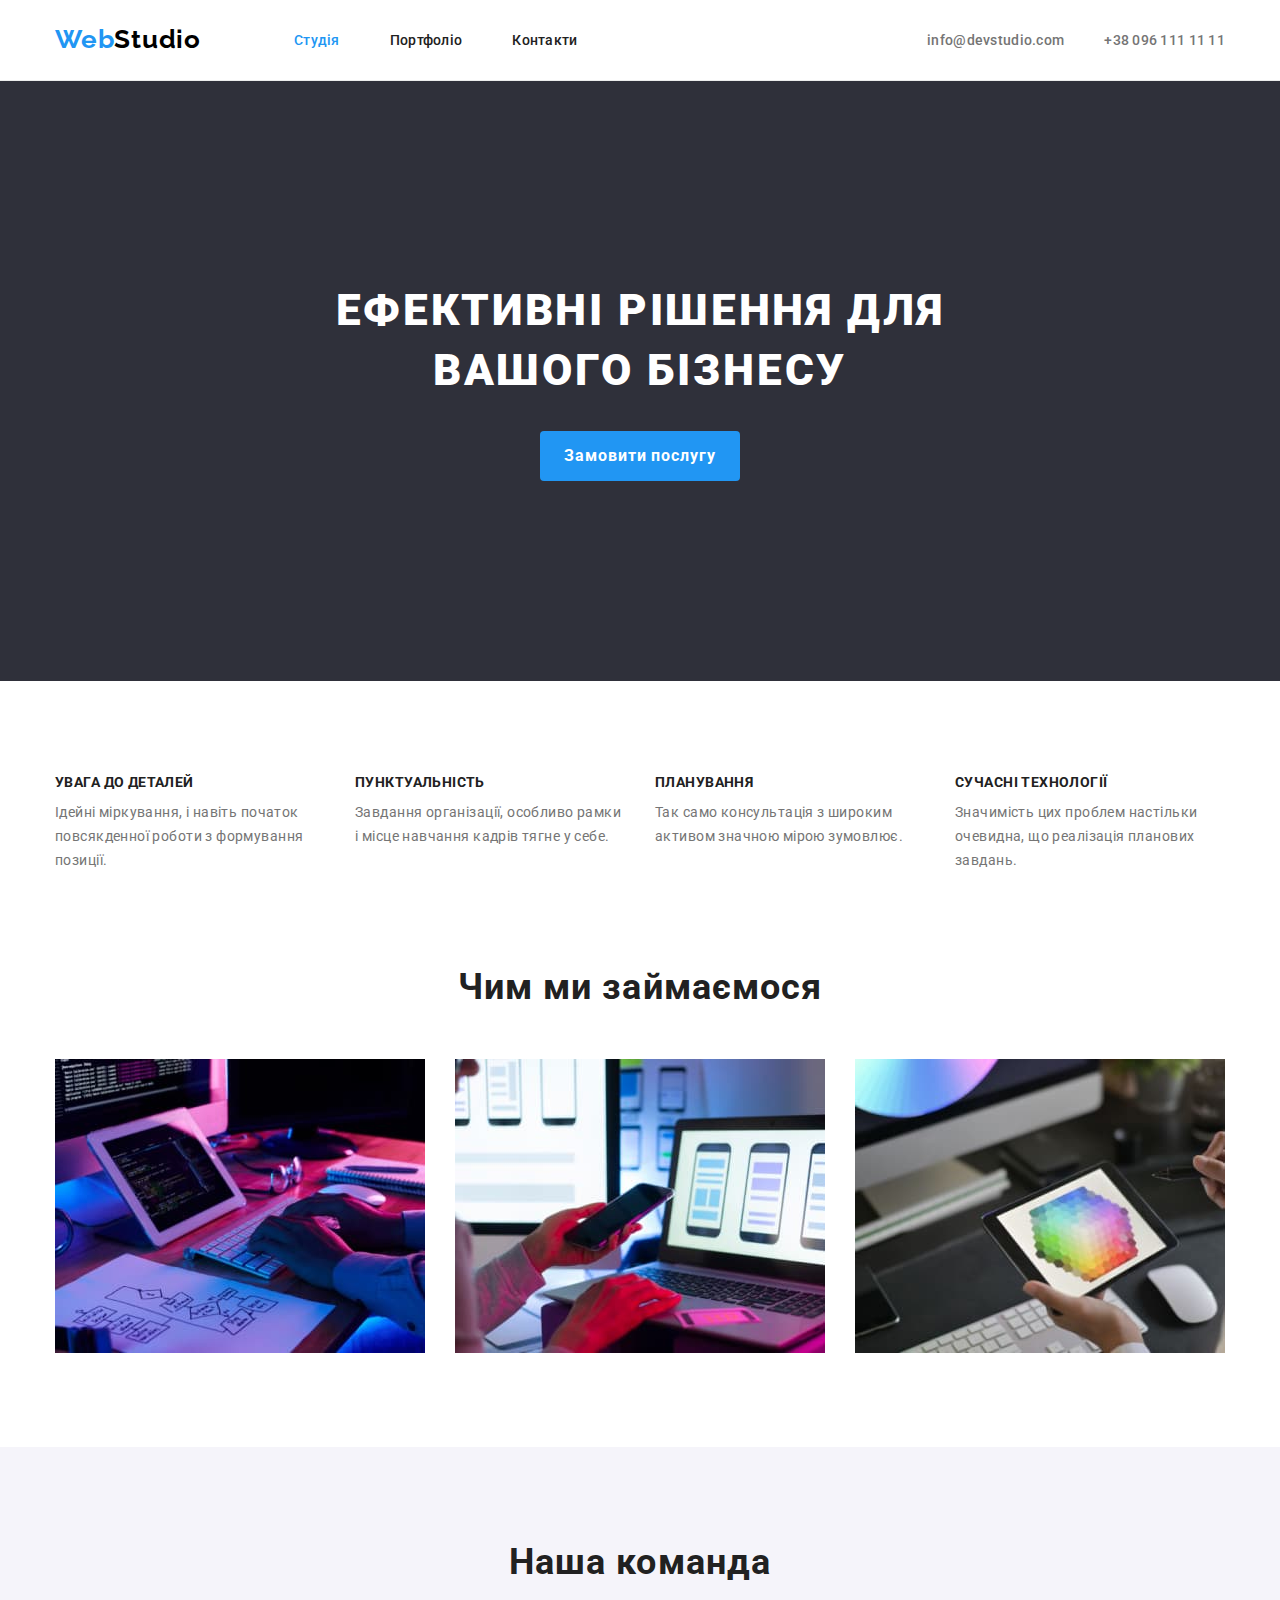
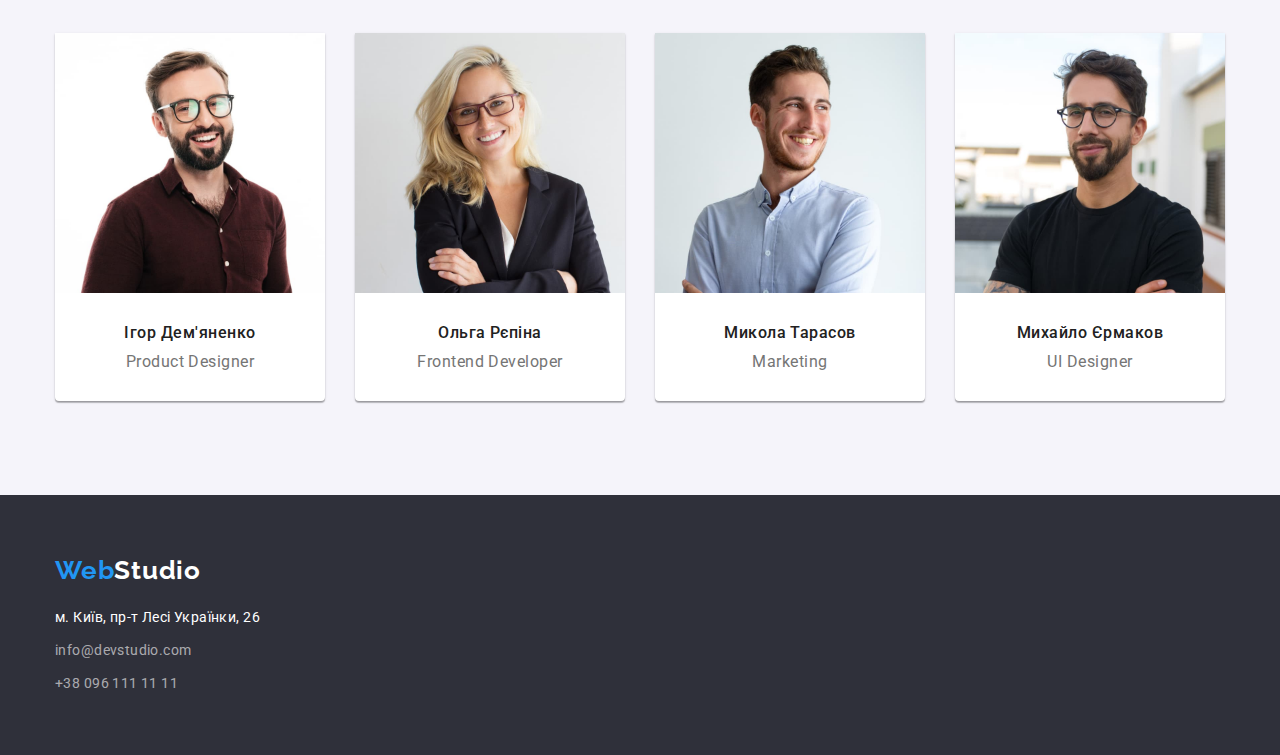
<file: index.html>
<!DOCTYPE html>
<html lang="uk">
  <head>
    <meta charset="UTF-8" />
    <meta http-equiv="X-UA-Compatible" content="IE=edge" />
    <meta name="viewport" content="width=device-width, initial-scale=1.0" />
    <title>Studio</title>
    <link rel="preconnect" href="https://fonts.googleapis.com" />
    <link rel="preconnect" href="https://fonts.gstatic.com" crossorigin />
    <link
      href="https://fonts.googleapis.com/css2?family=Raleway:wght@700&family=Roboto:wght@400;500;700;900&display=swap"
      rel="stylesheet"
    />
    <link
      rel="stylesheet"
      href="https://cdnjs.cloudflare.com/ajax/libs/modern-normalize/1.1.0/modern-normalize.min.css"
    />
    <link rel="stylesheet" href="./css/styles.css" />
  </head>

  <body>
    <header>
      <div class="container header-container">
        <a href="/" class="logo logo-first link" lang="en">
          <span class="logo-span-first">Web</span>Studio</a
        >
        <nav>
          <ul class="nav-list list">
            <li class="nav-list-item">
              <a href="" class="nav-list-link current link">Студія</a>
            </li>
            <li class="nav-list-item">
              <a href="./portfolio.html" class="nav-list-link link"
                >Портфоліо</a
              >
            </li>
            <li class="nav-list-item">
              <a href="" class="nav-list-link link">Контакти</a>
            </li>
          </ul>
        </nav>
        <ul class="contacts list">
          <li class="contacts-item">
            <a href="mailto:info@devstudio.com" class="contacts-link link"
              >info@devstudio.com</a
            >
          </li>
          <li class="contacts-item">
            <a href="tel:+380961111111" class="contacts-link link"
              >+38 096 111 11 11</a
            >
          </li>
        </ul>
      </div>
    </header>

    <main>
      <!-- Hero -->
      <section class="hero-background">
        <div class="container">
          <h1 class="hero-title">Ефективні рішення для вашого бізнесу</h1>
          <button type="button" class="modal-btn">Замовити послугу</button>
        </div>
      </section>
      <!-- Features -->
      <section class="section">
        <div class="container">
          <h2 class="visually-hidden">Features</h2>
          <ul class="features-list list">
            <li class="features-list-wrapper">
              <h3 class="features-list-title">УВАГА ДО ДЕТАЛЕЙ</h3>
              <p class="features-list-desc">
                Ідейні міркування, і навіть початок повсякденної роботи з
                формування позиції.
              </p>
            </li>
            <li class="features-list-wrapper">
              <h3 class="features-list-title">ПУНКТУАЛЬНІСТЬ</h3>
              <p class="features-list-desc">
                Завдання організації, особливо рамки і місце навчання кадрів
                тягне у себе.
              </p>
            </li>
            <li class="features-list-wrapper">
              <h3 class="features-list-title">ПЛАНУВАННЯ</h3>
              <p class="features-list-desc">
                Так само консультація з широким активом значною мірою зумовлює.
              </p>
            </li>
            <li class="features-list-wrapper">
              <h3 class="features-list-title">СУЧАСНІ ТЕХНОЛОГІЇ</h3>
              <p class="features-list-desc">
                Значимість цих проблем настільки очевидна, що реалізація
                планових завдань.
              </p>
            </li>
          </ul>
        </div>
      </section>
      <!-- Our activity -->
      <section class="activity-section">
        <div class="container">
          <h2 class="activity-title">Чим ми займаємося</h2>
          <ul class="activity-list list">
            <li class="activity-img">
              <img
                src="./images/box-1.jpg"
                alt="Верстка комп'ютерна версія"
                width="370"
              />
            </li>
            <li class="activity-img">
              <img
                src="./images/box-2.jpg"
                alt="Верстка телефонна версія"
                width="370"
              />
            </li>
            <li class="activity-img">
              <img src="./images/box-3.jpg" alt="Колірна гамма" width="370" />
            </li>
          </ul>
        </div>
      </section>
      <!-- Our team -->
      <section class="section section-team">
        <div class="container">
          <h2 class="team-title">Наша команда</h2>
          <ul class="team-list list">
            <li class="team-img">
              <img
                src="./images/selfie-1.jpg"
                alt="Ігор Дем'яненко"
                width="270"
              />
              <div class="team-wrapper">
                <h3 class="team-subtitle">Ігор Дем'яненко</h3>
                <p class="team-desc" lang="en">Product Designer</p>
              </div>
            </li>
            <li class="team-img">
              <img src="./images/selfie-2.jpg" alt="Ольга Рєпіна" width="270" />
              <div class="team-wrapper">
                <h3 class="team-subtitle">Ольга Рєпіна</h3>
                <p class="team-desc" lang="en">Frontend Developer</p>
              </div>
            </li>
            <li class="team-img">
              <img
                src="./images/selfie-3.jpg"
                alt="Микола Тарасов"
                width="270"
              />
              <div class="team-wrapper">
                <h3 class="team-subtitle">Микола Тарасов</h3>
                <p class="team-desc" lang="en">Marketing</p>
              </div>
            </li>
            <li class="team-img">
              <img
                src="./images/selfie-4.jpg"
                alt="Михайло Єрмаков"
                width="270"
              />
              <div class="team-wrapper">
                <h3 class="team-subtitle">Михайло Єрмаков</h3>
                <p class="team-desc" lang="en">UI Designer</p>
              </div>
            </li>
          </ul>
        </div>
      </section>
    </main>

    <footer>
      <div class="container">
        <a href="/" class="logo logo-secondary link" lang="en">
          <span class="logo-span-first">Web</span
          ><span class="logo-span-secondary">Studio</span></a
        >
        <address>
          <a
            href="https://goo.gl/maps/9JNiUGzZT5SVEm4y9"
            target="_blank"
            rel="noreferrer noopener nofollow"
            class="address-map link"
            >м. Київ, пр-т Лесі Українки, 26</a
          >
          <a href="mailto:info@devstudio.com" class="address-item link"
            >info@devstudio.com</a
          >
          <a href="tel:+380961111111" class="address-item tel link"
            >+38 096 111 11 11</a
          >
        </address>
      </div>
    </footer>
  </body>
</html>
</file>
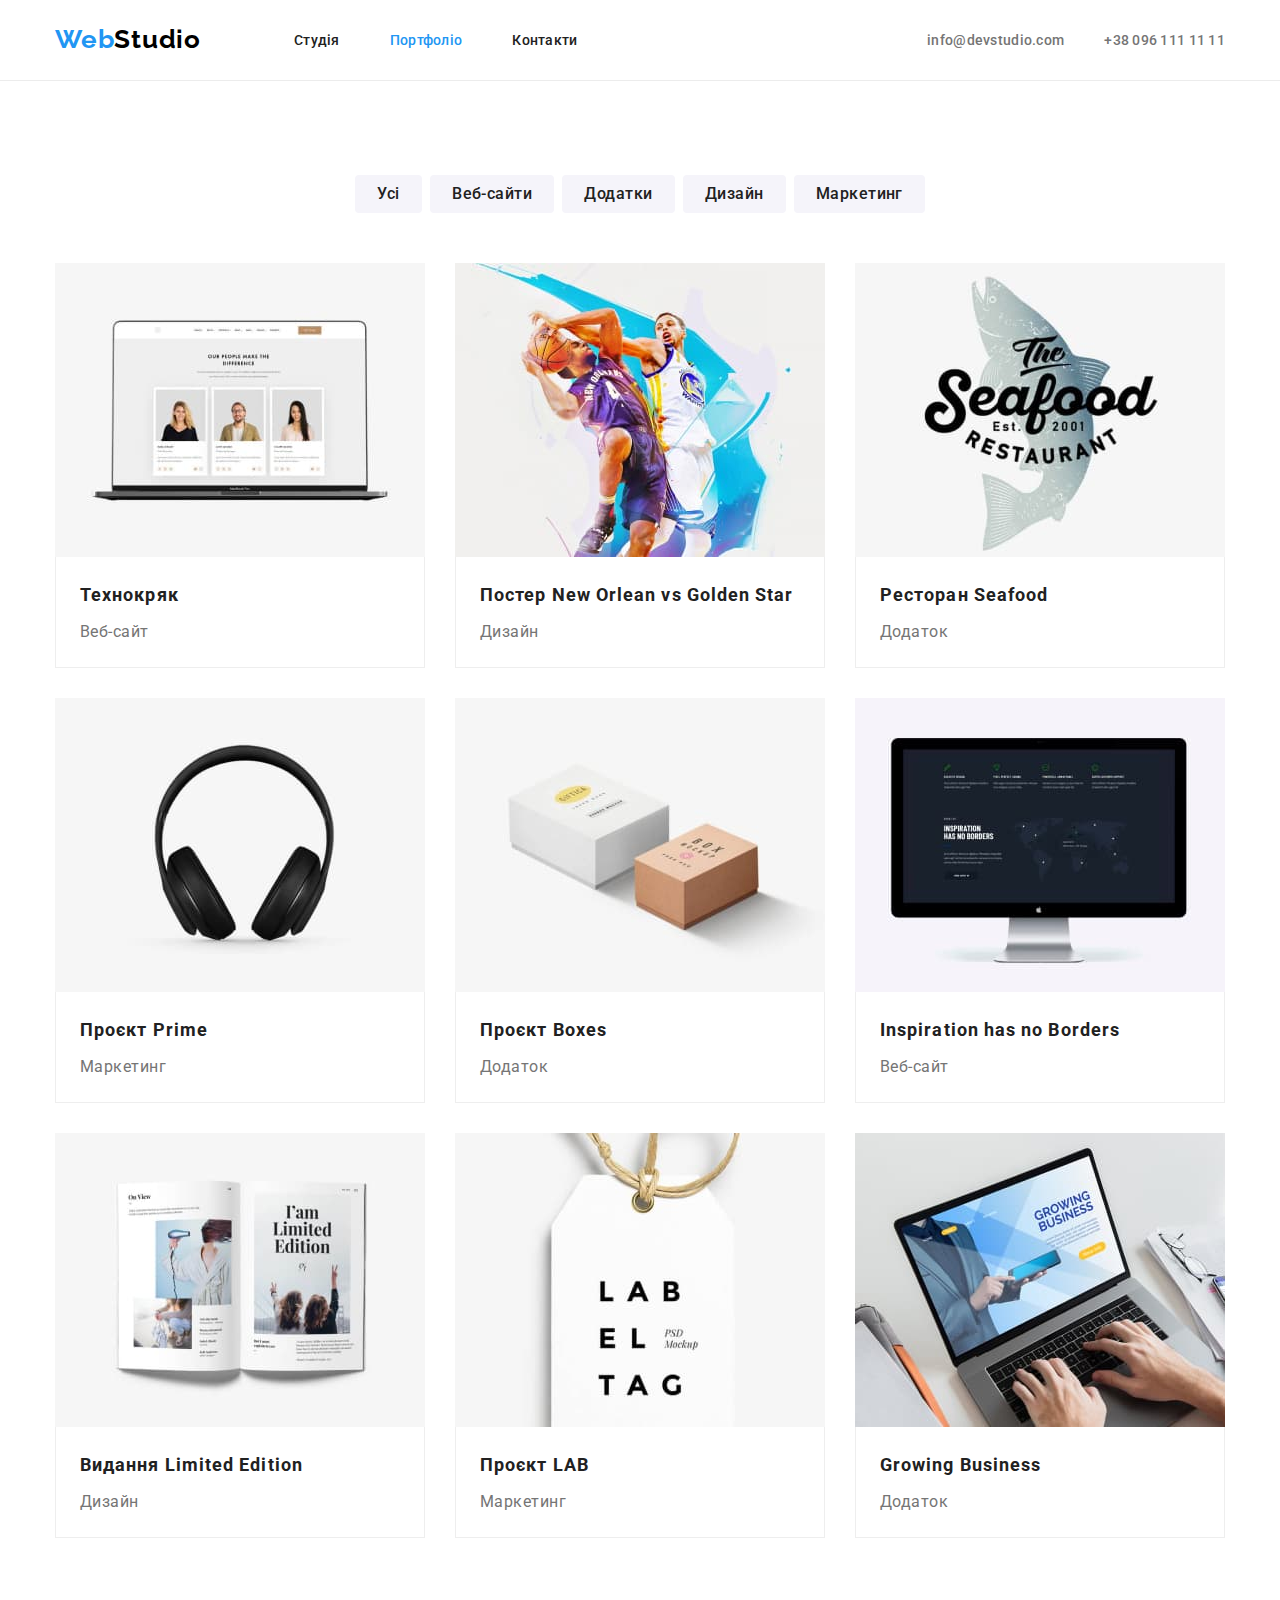
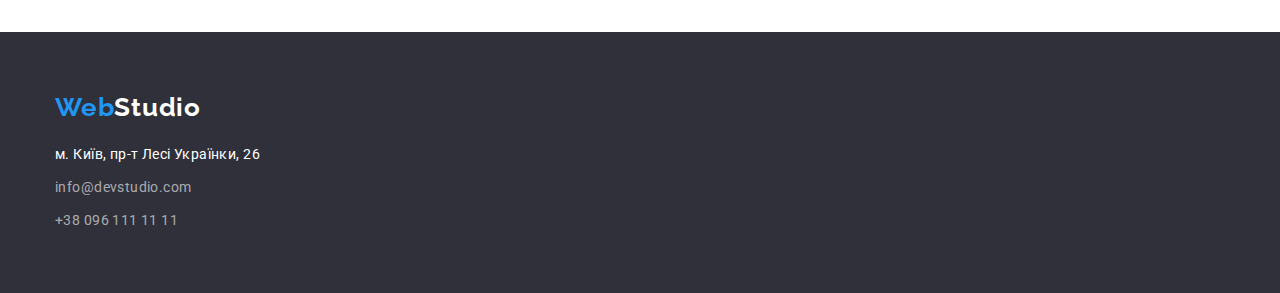
<file: portfolio.html>
<!DOCTYPE html>
<html lang="uk">
  <head>
    <meta charset="UTF-8" />
    <meta http-equiv="X-UA-Compatible" content="IE=edge" />
    <meta name="viewport" content="width=device-width, initial-scale=1.0" />
    <title>Portfolio</title>
    <link rel="preconnect" href="https://fonts.googleapis.com" />
    <link rel="preconnect" href="https://fonts.gstatic.com" crossorigin />
    <link
      href="https://fonts.googleapis.com/css2?family=Raleway:wght@700&family=Roboto:wght@400;500;700;900&display=swap"
      rel="stylesheet"
    />
    <link
      rel="stylesheet"
      href="https://cdnjs.cloudflare.com/ajax/libs/modern-normalize/1.1.0/modern-normalize.min.css"
    />
    <link rel="stylesheet" href="./css/styles.css" />
  </head>

  <body>
    <header>
      <div class="container header-container">
        <a href="/" class="logo logo-first link" lang="en">
          <span class="logo-span-first">Web</span>Studio</a
        >
        <nav>
          <ul class="nav-list list">
            <li class="nav-list-item">
              <a href="./index.html" class="nav-list-link link">Студія</a>
            </li>
            <li class="nav-list-item">
              <a href="" class="nav-list-link current link">Портфоліо</a>
            </li>
            <li class="nav-list-item">
              <a href="" class="nav-list-link link">Контакти</a>
            </li>
          </ul>
        </nav>
        <ul class="contacts list">
          <li class="contacts-item">
            <a href="mailto:info@devstudio.com" class="contacts-link link"
              >info@devstudio.com</a
            >
          </li>
          <li class="contacts-item">
            <a href="tel:+380961111111" class="contacts-link link"
              >+38 096 111 11 11</a
            >
          </li>
        </ul>
      </div>
    </header>

    <main>
      <section class="section">
        <div class="container">
          <h1 class="visually-hidden">Pagination</h1>
          <ul class="pagination list">
            <li class="pagination-item">
              <button type="button" class="btn-pagination">Усі</button>
            </li>
            <li class="pagination-item">
              <button type="button" class="btn-pagination">Веб-сайти</button>
            </li>
            <li class="pagination-item">
              <button type="button" class="btn-pagination">Додатки</button>
            </li>
            <li class="pagination-item">
              <button type="button" class="btn-pagination">Дизайн</button>
            </li>
            <li class="pagination-item">
              <button type="button" class="btn-pagination">Маркетинг</button>
            </li>
          </ul>
          <ul class="portfolio-box list">
            <li class="portfolio-item">
              <a href="" class="portfolio-href">
                <img
                  src="./images/web-techno.jpg"
                  alt="Технокряк"
                  width="370"
                />
                <div class="portfolio-inner">
                  <h2 class="portfolio-title">Технокряк</h2>
                  <p class="portfolio-desc">Веб-сайт</p>
                </div>
              </a>
            </li>
            <li class="portfolio-item">
              <a href="" class="portfolio-href">
                <img
                  src="./images/design-poster.jpg"
                  alt="Постер Нью Орлеан і Голден Стар"
                  width="370"
                />
                <div class="portfolio-inner">
                  <h2 class="portfolio-title">
                    Постер New Orlean vs Golden Star
                  </h2>
                  <p class="portfolio-desc">Дизайн</p>
                </div>
              </a>
            </li>
            <li class="portfolio-item">
              <a href="" class="portfolio-href">
                <img
                  src="./images/app-rest.jpg"
                  alt="Ресторан Морська їжа"
                  width="370"
                />
                <div class="portfolio-inner">
                  <h2 class="portfolio-title">Ресторан Seafood</h2>
                  <p class="portfolio-desc">Додаток</p>
                </div>
              </a>
            </li>
            <li class="portfolio-item">
              <a href="" class="portfolio-href">
                <img
                  src="./images/mark-prime.jpg"
                  alt="Проєкт Прайм"
                  width="370"
                />
                <div class="portfolio-inner">
                  <h2 class="portfolio-title">Проєкт Prime</h2>
                  <p class="portfolio-desc">Маркетинг</p>
                </div>
              </a>
            </li>
            <li class="portfolio-item">
              <a href="" class="portfolio-href">
                <img
                  src="./images/app-boxes.jpg"
                  alt="Проєкт Коробки"
                  width="370"
                />
                <div class="portfolio-inner">
                  <h2 class="portfolio-title">Проєкт Boxes</h2>
                  <p class="portfolio-desc">Додаток</p>
                </div>
              </a>
            </li>
            <li class="portfolio-item">
              <a href="" class="portfolio-href">
                <img
                  src="./images/web-insp.jpg"
                  alt="Натхнення попри кордони"
                  width="370"
                />
                <div class="portfolio-inner">
                  <h2 class="portfolio-title">Inspiration has no Borders</h2>
                  <p class="portfolio-desc">Веб-сайт</p>
                </div>
              </a>
            </li>
            <li class="portfolio-item">
              <a href="" class="portfolio-href">
                <img
                  src="./images/design-edit.jpg"
                  alt="Лімітоване видання"
                  width="370"
                />
                <div class="portfolio-inner">
                  <h2 class="portfolio-title">Видання Limited Edition</h2>
                  <p class="portfolio-desc">Дизайн</p>
                </div>
              </a>
            </li>
            <li class="portfolio-item">
              <a href="" class="portfolio-href">
                <img src="./images/mark-lab.jpg" alt="Проєкт ЛАБ" />
                <div class="portfolio-inner">
                  <h2 class="portfolio-title">Проєкт LAB</h2>
                  <p class="portfolio-desc">Маркетинг</p>
                </div>
              </a>
            </li>
            <li class="portfolio-item">
              <a href="" class="portfolio-href">
                <img
                  src="./images/app-grow.jpg"
                  alt="Зростаючий бізнес"
                  width="370"
                />
                <div class="portfolio-inner">
                  <h2 class="portfolio-title">Growing Business</h2>
                  <p class="portfolio-desc">Додаток</p>
                </div>
              </a>
            </li>
          </ul>
        </div>
      </section>
    </main>

    <footer>
      <div class="container">
        <a href="/" class="logo logo-secondary link" lang="en">
          <span class="logo-span-first">Web</span
          ><span class="logo-span-secondary">Studio</span></a
        >
        <address>
          <a
            href="https://goo.gl/maps/9JNiUGzZT5SVEm4y9"
            target="_blank"
            rel="noreferrer noopener nofollow"
            class="address-map link"
            >м. Київ, пр-т Лесі Українки, 26</a
          >
          <a href="mailto:info@devstudio.com" class="address-item link"
            >info@devstudio.com</a
          >
          <a href="tel:+380961111111" class="address-item tel link"
            >+38 096 111 11 11</a
          >
        </address>
      </div>
    </footer>
  </body>
</html>
</file>
<file: css/styles.css>
/* Colors */
/* white #FFFFFF
black-logo #000000
accent-blue #2196F3
primary-text #212121
secondary-text #757575
hero-background #2F303A
team-background #F5F4FA
footer-background #2F303A */

:root {
  --primary-text-color: #212121;
  --secondary-text-color: #757575;
  --accent-color: #2196f3;
  --primary-white-color: #ffffff;
}

body {
  font-family: "Roboto", sans-serif;
  background-color: var(--primary-white-color);
  color: var(--primary-text-color);
}

h1,
h2,
h3,
h4,
p,
ul {
  margin: 0 auto;
}

header {
  border-bottom: 1px solid #ececec;
}

footer {
  padding-top: 60px;
  padding-bottom: 60px;
  background-color: #2f303a;
}

/* ==========ELEMENTS========== */
.container {
  width: 1200px;
  margin: 0 auto;
  padding-left: 15px;
  padding-right: 15px;
}

.section {
  padding: 94px 0;
}

img {
  display: block;
  max-width: 100%;
  height: auto;
}

.list {
  list-style: none;
}

.link {
  text-decoration: none;
}

.visually-hidden {
  position: absolute;
  white-space: nowrap;
  width: 1px;
  height: 1px;
  overflow: hidden;
  border: 0;
  padding: 0;
  clip: rect(0 0 0 0);
  clip-path: inset(50%);
  margin: -1px;
}

/* HEADER */
.header-container {
  display: flex;
  align-items: center;
}

.logo {
  font-family: "Raleway", sans-serif;
  font-weight: 700;
  font-size: 26px;
  line-height: 1.19;
  letter-spacing: 0.03em;
  color: #000000;
}

.logo-first {
  padding-top: 24px;
  padding-bottom: 25px;
  margin-right: 93px;
}

.logo-span-first {
  color: var(--accent-color);
}

.logo-span-secondary {
  color: var(--primary-white-color);
}

/* Navigation */

.nav-list {
  display: flex;
  padding-left: 0;
}

.nav-list-item {
  margin-right: 50px;
}

.nav-list-item:last-child {
  margin-right: 0px;
}

.nav-list-link {
  padding: 32px 0;
  font-family: inherit;
  font-weight: 500;
  font-size: 14px;
  line-height: 1.14;
  letter-spacing: 0.02em;
  color: var(--primary-text-color);
}

.nav-list-link:hover,
.nav-list-link:focus {
  color: var(--accent-color);
}

.nav-list-link.current {
  color: var(--accent-color);
}

.contacts {
  display: flex;
  margin-left: auto;
  margin-right: 0;
  padding-left: 0;
}

.contacts-item {
  margin-right: 40px;
}

.contacts-item:last-child {
  margin-right: 0;
}

.contacts-link {
  padding: 32px 0;
  font-weight: 500;
  font-size: 14px;
  line-height: 1.14;
  letter-spacing: 0.02em;
  color: var(--secondary-text-color);
}

.contacts-link:hover,
.contacts-link:focus {
  color: var(--accent-color);
}

/* ==========MAIN========== */
/* HERO */
.hero-background {
  padding: 200px 0;
  background-color: #2f303a;
  text-align: center;
}

.hero-title {
  max-width: 696px;
  text-align: center;
  margin-bottom: 30px;
  font-weight: 900;
  font-size: 44px;
  line-height: 1.36;
  letter-spacing: 0.06em;
  text-transform: uppercase;
  color: var(--primary-white-color);
}

.modal-btn {
  min-width: 200px;
  padding: 10px 24px;
  border: none;
  border-radius: 4px;
  font-weight: 700;
  font-size: 16px;
  line-height: 1.88;
  letter-spacing: 0.06em;
  text-align: center;
  cursor: pointer;
  background-color: var(--accent-color);
  color: var(--primary-white-color);
}

.modal-btn:hover,
.modal-btn:focus {
  background-color: #188ce8;
}

/* Features */

.features-list {
  display: flex;
  padding-left: 0;
}

.features-list-wrapper {
  margin-right: 30px;
  width: 270px;
}

.features-list-wrapper:last-child {
  margin-right: 0;
}

.features-list-title {
  margin-bottom: 10px;
  font-weight: 700;
  font-size: 14px;
  line-height: 1.14;
  letter-spacing: 0.03em;
  color: var(--primary-text-color);
}

.features-list-desc {
  font-size: 14px;
  line-height: 1.71;
  letter-spacing: 0.03em;
  color: var(--secondary-text-color);
}

/* Activity and team */
.activity-section {
  padding-bottom: 94px;
}

.activity-title,
.team-title {
  margin-bottom: 50px;
  font-weight: 700;
  font-size: 36px;
  line-height: 1.17;
  text-align: center;
  letter-spacing: 0.03em;
  color: var(--primary-text-color);
}

.activity-list {
  display: flex;
  padding-left: 0px;
}

.activity-img,
.team-img {
  margin-right: 30px;
}

.activity-img:last-child,
.team-img:last-child {
  margin-right: 0;
}

.section-team {
  background-color: #f5f4fa;
}

.team-list {
  display: flex;
  padding-left: 0px;
}

.team-img {
  width: 270px;
  border-radius: 0px 0px 4px 4px;
  box-shadow: 0px 1px 3px rgba(0, 0, 0, 0.12), 0px 1px 1px rgba(0, 0, 0, 0.14),
    0px 2px 1px rgba(0, 0, 0, 0.2);
  background-color: var(--primary-white-color);
}

.team-wrapper {
  padding: 30px 0;
}

.team-subtitle {
  margin-bottom: 10px;
  font-weight: 500;
  font-size: 16px;
  line-height: 1.19;
  text-align: center;
  letter-spacing: 0.03em;
  color: var(--primary-text-color);
}

.team-desc {
  font-size: 16px;
  line-height: 1.19;
  text-align: center;
  letter-spacing: 0.03em;
  color: var(--secondary-text-color);
}

/* ==========FOOTER======== */

.logo-secondary {
  display: inline-block;
  margin-bottom: 20px;
}

.address-map {
  display: block;
  margin-bottom: 9px;
  font-size: 14px;
  line-height: 1.71;
  letter-spacing: 0.03em;
  font-style: normal;
  color: var(--primary-white-color);
}

.address-item {
  display: block;
  margin-bottom: 9px;
  font-size: 14px;
  line-height: 1.71;
  letter-spacing: 0.03em;
  font-style: normal;
  color: rgba(255, 255, 255, 0.6);
}

.address-item:hover,
.address-item:focus,
.address-map:hover,
.address-map:focus {
  color: var(--accent-color);
}

.tel {
  margin-bottom: 0;
}

/* PORTFOLIO-SITE */
/* PAGINATION */
.pagination {
  display: flex;
  justify-content: center;
  padding-left: 0;
  margin-bottom: 50px;
}

.pagination .pagination-item + .pagination-item {
  margin-left: 8px;
}

.btn-pagination {
  min-width: 67px;
  padding: 6px 22px;
  border: 0 solid transparent;
  border-radius: 4px;
  font-weight: 500;
  font-size: 16px;
  line-height: 1.63;
  text-align: center;
  letter-spacing: 0.03em;
  cursor: pointer;
  background-color: #f5f4fa;
  color: var(--primary-text-color);
}

.btn-pagination:hover,
.btn-pagination:focus {
  background-color: var(--accent-color);
  color: var(--primary-white-color);
}

.portfolio-box {
  display: flex;
  flex-wrap: wrap;
  padding-left: 0;
  margin-top: -30px;
  margin-left: -30px;
  background-color: var(--primary-white-color);
}

.portfolio-item {
  flex-basis: calc(100% / 3 - 30px);
  margin-top: 30px;
  margin-left: 30px;
}

.portfolio-href {
  text-decoration: none;
}

.portfolio-inner {
  border-right: 1px solid #eeeeee;
  border-bottom: 1px solid #eeeeee;
  border-left: 1px solid #eeeeee;
  padding: 20px 24px;
}

.portfolio-title {
  margin-bottom: 4px;
  font-weight: 700;
  font-size: 18px;
  line-height: 2;
  letter-spacing: 0.06em;
  color: var(--primary-text-color);
}

.portfolio-desc {
  font-size: 16px;
  line-height: 1.88;
  letter-spacing: 0.03em;
  color: var(--secondary-text-color);
}
</file>
